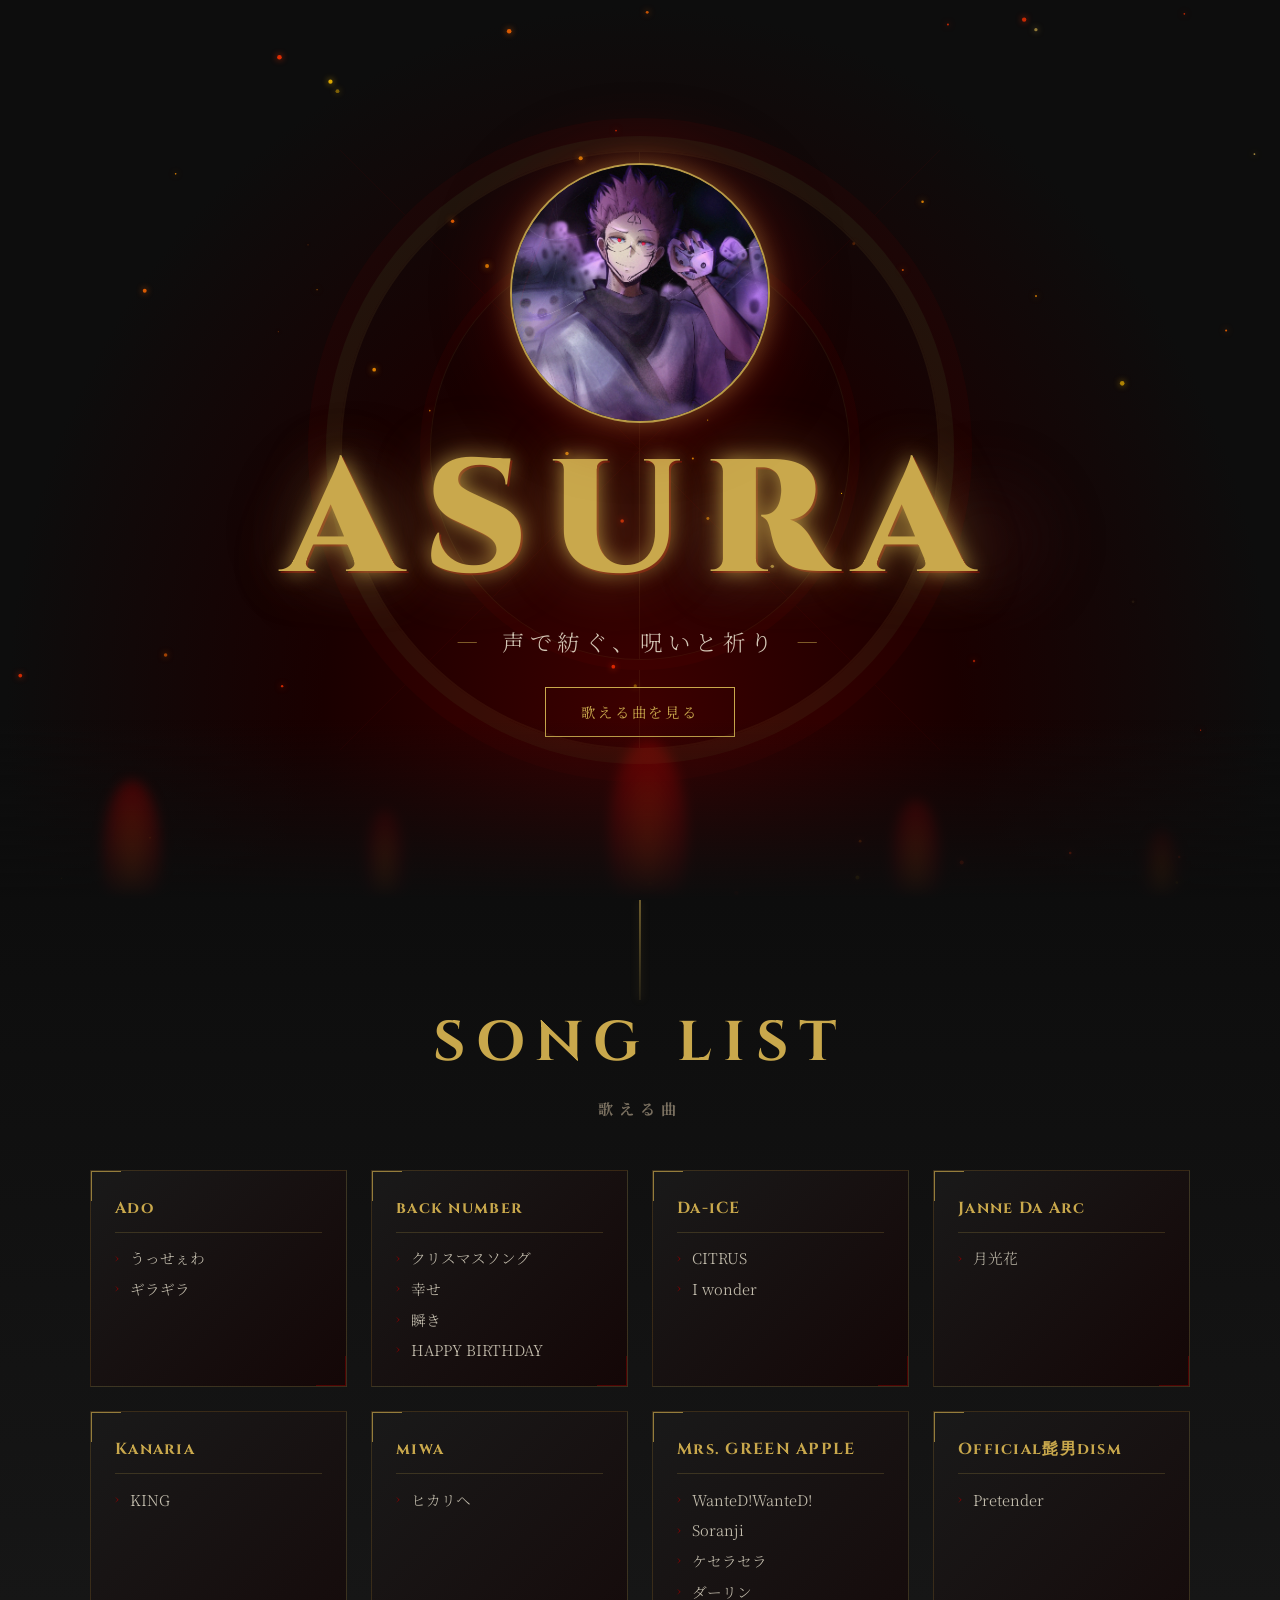
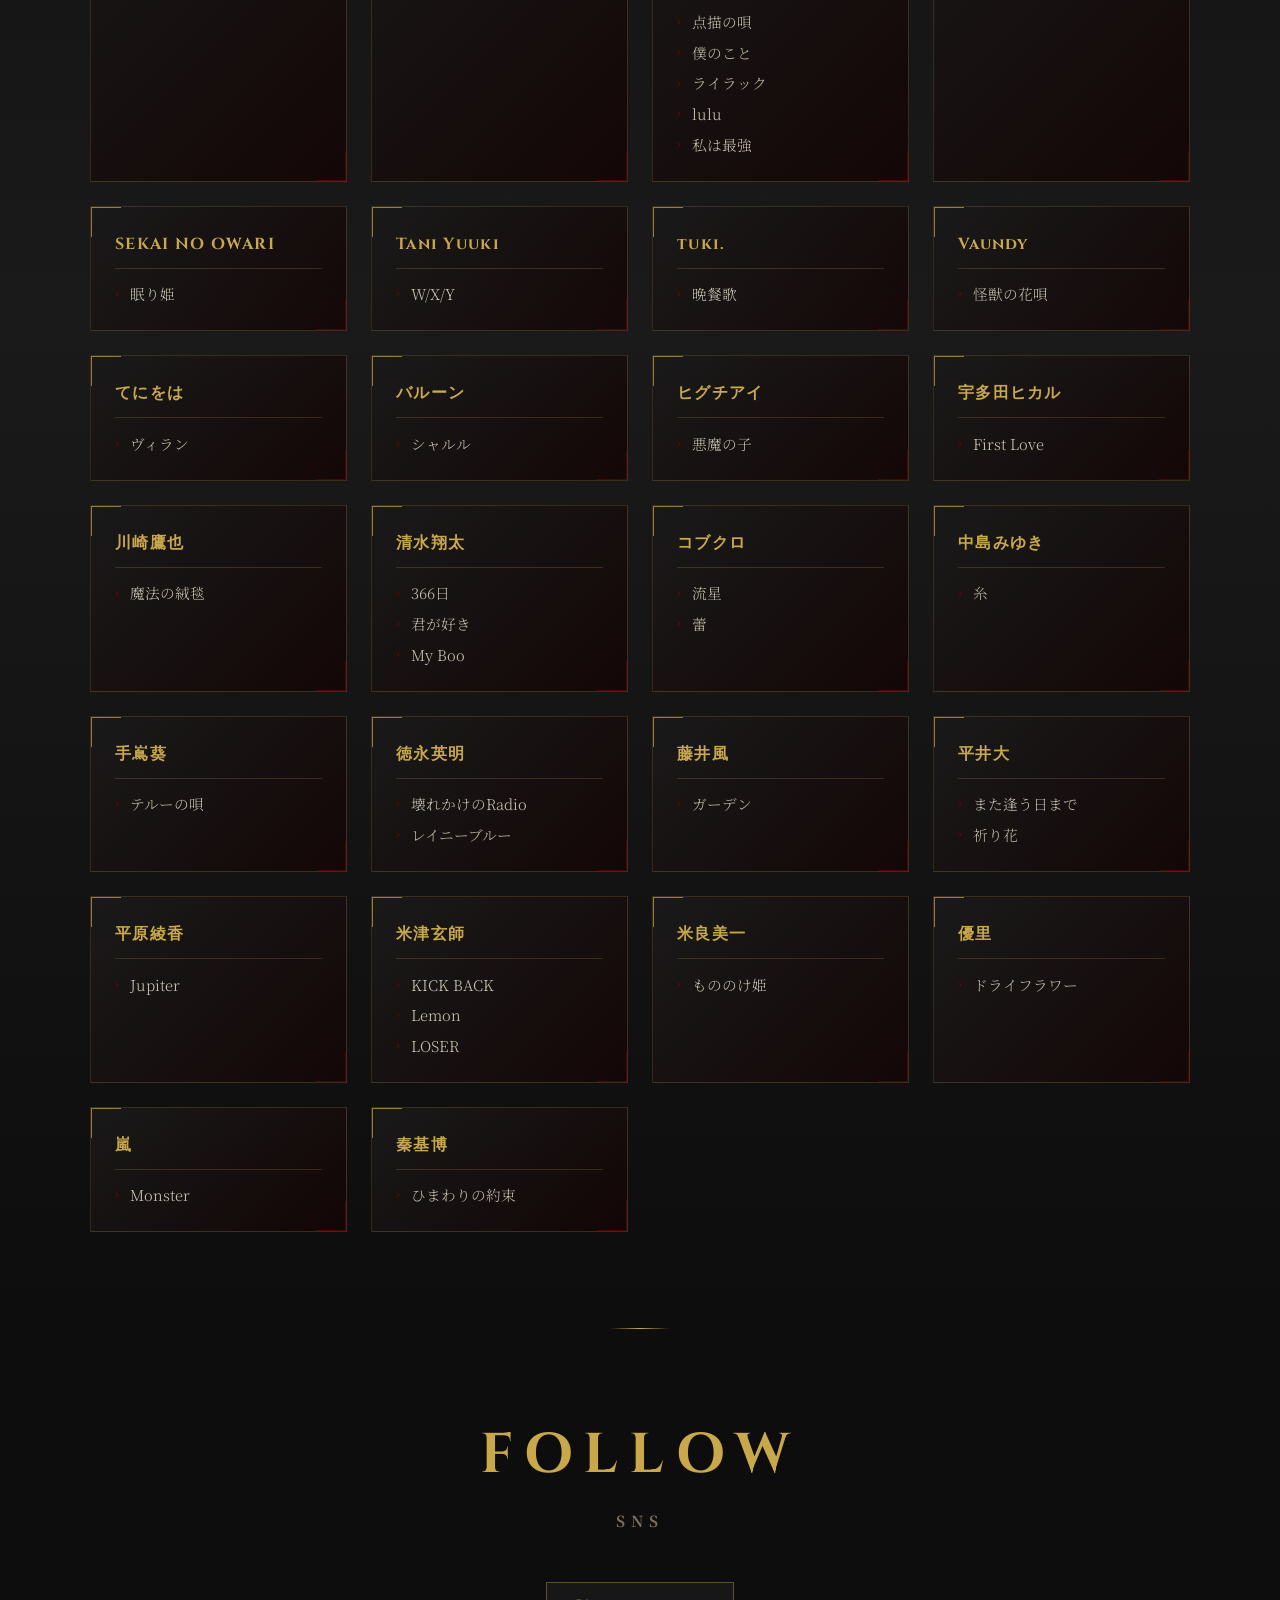
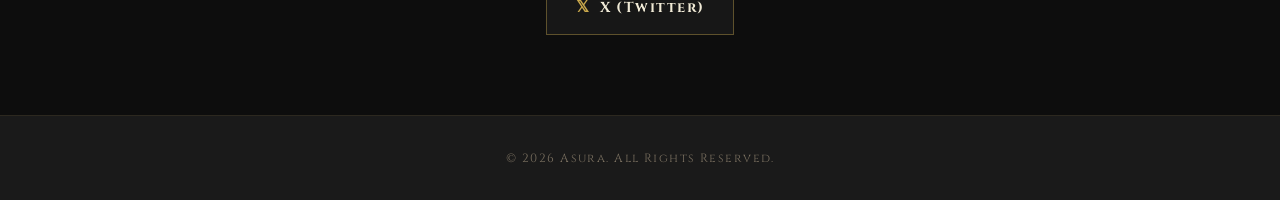
<file: index.html>
<!DOCTYPE html>
<html lang="ja">
<head>
  <meta charset="UTF-8" />
  <meta name="viewport" content="width=device-width, initial-scale=1.0" />
  <title>Asura — 声で紡ぐ、呪いと祈り</title>
  <link rel="preconnect" href="https://fonts.googleapis.com" />
  <link rel="preconnect" href="https://fonts.gstatic.com" crossorigin />
  <link href="https://fonts.googleapis.com/css2?family=Cinzel:wght@400;700;900&family=Noto+Serif+JP:wght@300;400;600;700&family=Playfair+Display:ital,wght@0,400;0,700;1,400&display=swap" rel="stylesheet" />
  <link rel="icon" type="image/jpeg" href="./images/icon.jpg" />
  <link rel="apple-touch-icon" href="./images/icon.jpg" />
  <link rel="stylesheet" href="style.css" />
</head>
<body>

  <!-- ======== HERO ======== -->
  <section class="hero" id="hero">
    <div class="hero__bg">
      <canvas class="ember-canvas" aria-hidden="true"></canvas>
      <div class="flame-container" aria-hidden="true">
        <span class="flame f1"></span>
        <span class="flame f2"></span>
        <span class="flame f3"></span>
        <span class="flame f4"></span>
        <span class="flame f5"></span>
      </div>
      <div class="smoke-container" aria-hidden="true">
        <span class="smoke s1"></span>
        <span class="smoke s2"></span>
        <span class="smoke s3"></span>
      </div>
      <div class="sigil" aria-hidden="true"></div>
    </div>

    <div class="hero__content">
      <div class="hero__image-wrap">
        <img src="./images/icon.jpg" alt="Asura hero icon" class="hero__img" />
      </div>
      <h1 class="hero__title">
        <span class="hero__title-en">ASURA</span>
      </h1>
      <p class="hero__catch">声で紡ぐ、呪いと祈り</p>
      <a href="#songs" class="btn btn--primary">歌える曲を見る</a>
    </div>
  </section>

  <!-- ======== SONGS ======== -->
  <section class="songs" id="songs">
    <div class="container">
      <h2 class="section-title">
        <span class="section-title__en">SONG LIST</span>
        <span class="section-title__ja">歌える曲</span>
      </h2>

      <div class="song-grid" id="songGrid">

        <!-- Ado -->
        <div class="artist-card">
          <h3 class="artist-name">Ado</h3>
          <ul class="song-list">
            <li>うっせぇわ</li>
            <li>ギラギラ</li>
          </ul>
        </div>

        <!-- back number -->
        <div class="artist-card">
          <h3 class="artist-name">back number</h3>
          <ul class="song-list">
            <li>クリスマスソング</li>
            <li>幸せ</li>
            <li>瞬き</li>
            <li>HAPPY BIRTHDAY</li>
          </ul>
        </div>

        <!-- Da-iCE -->
        <div class="artist-card">
          <h3 class="artist-name">Da-iCE</h3>
          <ul class="song-list">
            <li>CITRUS</li>
            <li>I wonder</li>
          </ul>
        </div>

        <!-- Janne Da Arc -->
        <div class="artist-card">
          <h3 class="artist-name">Janne Da Arc</h3>
          <ul class="song-list">
            <li>月光花</li>
          </ul>
        </div>

        <!-- Kanaria -->
        <div class="artist-card">
          <h3 class="artist-name">Kanaria</h3>
          <ul class="song-list">
            <li>KING</li>
          </ul>
        </div>

        <!-- miwa -->
        <div class="artist-card">
          <h3 class="artist-name">miwa</h3>
          <ul class="song-list">
            <li>ヒカリヘ</li>
          </ul>
        </div>

        <!-- Mrs. GREEN APPLE -->
        <div class="artist-card">
          <h3 class="artist-name">Mrs. GREEN APPLE</h3>
          <ul class="song-list">
            <li>WanteD!WanteD!</li>
            <li>Soranji</li>
            <li>ケセラセラ</li>
            <li>ダーリン</li>
            <li>点描の唄</li>
            <li>僕のこと</li>
            <li>ライラック</li>
            <li>lulu</li>
            <li>私は最強</li>
          </ul>
        </div>

        <!-- Official髭男dism -->
        <div class="artist-card">
          <h3 class="artist-name">Official髭男dism</h3>
          <ul class="song-list">
            <li>Pretender</li>
          </ul>
        </div>

        <!-- SEKAI NO OWARI -->
        <div class="artist-card">
          <h3 class="artist-name">SEKAI NO OWARI</h3>
          <ul class="song-list">
            <li>眠り姫</li>
          </ul>
        </div>

        <!-- Tani Yuuki -->
        <div class="artist-card">
          <h3 class="artist-name">Tani Yuuki</h3>
          <ul class="song-list">
            <li>W/X/Y</li>
          </ul>
        </div>

        <!-- tuki. -->
        <div class="artist-card">
          <h3 class="artist-name">tuki.</h3>
          <ul class="song-list">
            <li>晩餐歌</li>
          </ul>
        </div>

        <!-- Vaundy -->
        <div class="artist-card">
          <h3 class="artist-name">Vaundy</h3>
          <ul class="song-list">
            <li>怪獣の花唄</li>
          </ul>
        </div>

        <!-- てにをは -->
        <div class="artist-card">
          <h3 class="artist-name">てにをは</h3>
          <ul class="song-list">
            <li>ヴィラン</li>
          </ul>
        </div>

        <!-- バルーン -->
        <div class="artist-card">
          <h3 class="artist-name">バルーン</h3>
          <ul class="song-list">
            <li>シャルル</li>
          </ul>
        </div>

        <!-- ヒグチアイ -->
        <div class="artist-card">
          <h3 class="artist-name">ヒグチアイ</h3>
          <ul class="song-list">
            <li>悪魔の子</li>
          </ul>
        </div>

        <!-- 宇多田ヒカル -->
        <div class="artist-card">
          <h3 class="artist-name">宇多田ヒカル</h3>
          <ul class="song-list">
            <li>First Love</li>
          </ul>
        </div>

        <!-- 川崎鷹也 -->
        <div class="artist-card">
          <h3 class="artist-name">川崎鷹也</h3>
          <ul class="song-list">
            <li>魔法の絨毯</li>
          </ul>
        </div>

        <!-- 清水翔太 -->
        <div class="artist-card">
          <h3 class="artist-name">清水翔太</h3>
          <ul class="song-list">
            <li>366日</li>
            <li>君が好き</li>
            <li>My Boo</li>
          </ul>
        </div>

        <!-- コブクロ -->
        <div class="artist-card">
          <h3 class="artist-name">コブクロ</h3>
          <ul class="song-list">
            <li>流星</li>
            <li>蕾</li>
          </ul>
        </div>

        <!-- 中島みゆき -->
        <div class="artist-card">
          <h3 class="artist-name">中島みゆき</h3>
          <ul class="song-list">
            <li>糸</li>
          </ul>
        </div>

        <!-- 手嶌葵 -->
        <div class="artist-card">
          <h3 class="artist-name">手嶌葵</h3>
          <ul class="song-list">
            <li>テルーの唄</li>
          </ul>
        </div>

        <!-- 徳永英明 -->
        <div class="artist-card">
          <h3 class="artist-name">徳永英明</h3>
          <ul class="song-list">
            <li>壊れかけのRadio</li>
            <li>レイニーブルー</li>
          </ul>
        </div>

        <!-- 藤井風 -->
        <div class="artist-card">
          <h3 class="artist-name">藤井風</h3>
          <ul class="song-list">
            <li>ガーデン</li>
          </ul>
        </div>

        <!-- 平井大 -->
        <div class="artist-card">
          <h3 class="artist-name">平井大</h3>
          <ul class="song-list">
            <li>また逢う日まで</li>
            <li>祈り花</li>
          </ul>
        </div>

        <!-- 平原綾香 -->
        <div class="artist-card">
          <h3 class="artist-name">平原綾香</h3>
          <ul class="song-list">
            <li>Jupiter</li>
          </ul>
        </div>

        <!-- 米津玄師 -->
        <div class="artist-card">
          <h3 class="artist-name">米津玄師</h3>
          <ul class="song-list">
            <li>KICK BACK</li>
            <li>Lemon</li>
            <li>LOSER</li>
          </ul>
        </div>

        <!-- 米良美一 -->
        <div class="artist-card">
          <h3 class="artist-name">米良美一</h3>
          <ul class="song-list">
            <li>もののけ姫</li>
          </ul>
        </div>

        <!-- 優里 -->
        <div class="artist-card">
          <h3 class="artist-name">優里</h3>
          <ul class="song-list">
            <li>ドライフラワー</li>
          </ul>
        </div>

        <!-- 嵐 -->
        <div class="artist-card">
          <h3 class="artist-name">嵐</h3>
          <ul class="song-list">
            <li>Monster</li>
          </ul>
        </div>

        <!-- 秦基博 -->
        <div class="artist-card">
          <h3 class="artist-name">秦基博</h3>
          <ul class="song-list">
            <li>ひまわりの約束</li>
          </ul>
        </div>

      </div><!-- /song-grid -->
    </div>
  </section>

  <!-- ======== SNS ======== -->
  <section class="sns" id="sns">
    <div class="container">
      <h2 class="section-title">
        <span class="section-title__en">FOLLOW</span>
        <span class="section-title__ja">SNS</span>
      </h2>
      <div class="sns-grid" id="snsGrid">
        <a href="https://x.com/asura_spoon" target="_blank" rel="noopener noreferrer" class="sns-btn sns-btn--x">
          <span class="sns-btn__icon" aria-hidden="true">𝕏</span>
          <span class="sns-btn__label">X (Twitter)</span>
        </a>
        <!-- 追加ボタンはここに -->
      </div>
    </div>
  </section>

  <!-- ======== FOOTER ======== -->
  <footer class="footer">
    <p class="footer__copy">© 2026 Asura. All Rights Reserved.</p>
  </footer>

  <script src="main.js"></script>
</body>
</html>
</file>
<file: style.css>
/* =========================================================
   ASURA — style.css
   Dark × Occult Japanese Modern × Dark Fantasy
   ========================================================= */

/* ---------- Custom Properties ---------- */
:root {
  --black:      #0d0d0d;
  --charcoal:   #1a1a1a;
  --crimson:    #8b0000;
  --crimson-lt: #b00000;
  --gold:       #c9a84c;
  --gold-lt:    #e8c96a;
  --white:      #f0ead6;
  --muted:      #7a7060;

  --font-en:    'Cinzel', 'Playfair Display', serif;
  --font-ja:    'Noto Serif JP', serif;

  --transition: 0.35s cubic-bezier(0.4, 0, 0.2, 1);
}

/* ---------- Reset / Base ---------- */
*, *::before, *::after {
  box-sizing: border-box;
  margin: 0;
  padding: 0;
}

html {
  scroll-behavior: smooth;
  font-size: 16px;
}

body {
  background-color: var(--black);
  color: var(--white);
  font-family: var(--font-ja);
  line-height: 1.7;
  overflow-x: hidden;
}

a {
  color: inherit;
  text-decoration: none;
}

ul {
  list-style: none;
}

img {
  display: block;
  max-width: 100%;
}

/* ---------- Container ---------- */
.container {
  width: min(90%, 1100px);
  margin-inline: auto;
}

/* =========================================================
   HERO SECTION
   ========================================================= */

.hero {
  position: relative;
  min-height: 100svh;
  display: flex;
  align-items: center;
  justify-content: center;
  overflow: hidden;
}

/* — Background layer — */
.hero__bg {
  position: absolute;
  inset: 0;
  background: radial-gradient(ellipse at 50% 80%, #3d0000 0%, #1a0000 35%, var(--black) 70%);
  z-index: 0;
}

/* ---- Sigil (呪術幾何学模様) ---- */
.sigil {
  position: absolute;
  top: 50%;
  left: 50%;
  transform: translate(-50%, -50%);
  width: min(600px, 90vw);
  aspect-ratio: 1;
  opacity: 0.08;
  animation: sigilRotate 60s linear infinite;
}

.sigil::before,
.sigil::after {
  content: '';
  position: absolute;
  inset: 0;
  border-radius: 50%;
}

/* Outer ring */
.sigil::before {
  border: 2px solid var(--gold);
  box-shadow:
    0 0 0 12px transparent,
    0 0 0 14px var(--gold),
    0 0 0 30px transparent,
    0 0 0 32px var(--crimson);
}

/* Inner geometric — triangle via clip-path pseudo element not supported, use outline trick */
.sigil::after {
  inset: 15%;
  border: 1px solid var(--gold);
  transform: rotate(30deg);
  box-shadow: 0 0 0 8px transparent, 0 0 0 10px var(--crimson);
}

/* Extra CSS-only hexagram lines via box-shadow */
.sigil {
  background:
    /* horizontal bar */
    linear-gradient(0deg, transparent calc(50% - 0.5px), var(--gold) calc(50% - 0.5px), var(--gold) calc(50% + 0.5px), transparent calc(50% + 0.5px)),
    /* vertical bar */
    linear-gradient(90deg, transparent calc(50% - 0.5px), var(--gold) calc(50% - 0.5px), var(--gold) calc(50% + 0.5px), transparent calc(50% + 0.5px)),
    /* diagonal 1 */
    linear-gradient(45deg, transparent calc(50% - 0.5px), var(--crimson) calc(50% - 0.5px), var(--crimson) calc(50% + 0.5px), transparent calc(50% + 0.5px)),
    /* diagonal 2 */
    linear-gradient(135deg, transparent calc(50% - 0.5px), var(--crimson) calc(50% - 0.5px), var(--crimson) calc(50% + 0.5px), transparent calc(50% + 0.5px));
}

@keyframes sigilRotate {
  to { transform: translate(-50%, -50%) rotate(360deg); }
}

/* ---- Flames ---- */
.flame-container {
  position: absolute;
  bottom: 0;
  left: 0;
  right: 0;
  height: 40%;
  display: flex;
  align-items: flex-end;
  justify-content: space-around;
  pointer-events: none;
}

.flame {
  display: block;
  border-radius: 50% 50% 20% 20% / 60% 60% 40% 40%;
  filter: blur(6px);
  animation: flameRise var(--dur, 2.5s) ease-in-out infinite alternate;
  transform-origin: bottom center;
}

.f1 { width: 60px;  height: 120px; background: radial-gradient(ellipse at 50% 80%, #ff4500, #8b0000 60%, transparent); --dur: 2.1s; opacity: 0.7; }
.f2 { width: 40px;  height: 90px;  background: radial-gradient(ellipse at 50% 80%, #ff6200, #6b0000 60%, transparent); --dur: 2.8s; opacity: 0.55; }
.f3 { width: 80px;  height: 160px; background: radial-gradient(ellipse at 50% 80%, #ff3000, #900000 60%, transparent); --dur: 2.3s; opacity: 0.65; }
.f4 { width: 50px;  height: 100px; background: radial-gradient(ellipse at 50% 80%, #ff5500, #7a0000 60%, transparent); --dur: 3.0s; opacity: 0.6;  }
.f5 { width: 35px;  height: 70px;  background: radial-gradient(ellipse at 50% 80%, #ff7700, #5a0000 60%, transparent); --dur: 1.9s; opacity: 0.5;  }

@keyframes flameRise {
  0%   { transform: scaleY(1)   scaleX(1)   translateY(0); }
  40%  { transform: scaleY(1.15) scaleX(0.92) translateY(-8px); }
  100% { transform: scaleY(0.85) scaleX(1.08) translateY(4px); }
}

/* ---- Smoke ---- */
.smoke-container {
  position: absolute;
  bottom: 30%;
  left: 0;
  right: 0;
  height: 40%;
  pointer-events: none;
  overflow: hidden;
}

.smoke {
  position: absolute;
  bottom: 0;
  border-radius: 50%;
  background: radial-gradient(circle, rgba(40,15,15,0.6) 0%, transparent 70%);
  animation: smokeRise var(--sdur, 6s) ease-out infinite;
  filter: blur(20px);
}

.s1 { width: 200px; height: 200px; left: 20%; --sdur: 5s;  animation-delay: 0s; }
.s2 { width: 150px; height: 150px; left: 50%; --sdur: 7s;  animation-delay: 1.5s; }
.s3 { width: 180px; height: 180px; left: 70%; --sdur: 6.5s; animation-delay: 3s; }

@keyframes smokeRise {
  0%   { transform: translateY(0) scale(0.5); opacity: 0; }
  20%  { opacity: 0.6; }
  100% { transform: translateY(-300px) scale(2); opacity: 0; }
}

/* ---- Ember canvas ---- */
.ember-canvas {
  position: absolute;
  inset: 0;
  width: 100%;
  height: 100%;
  pointer-events: none;
  z-index: 0;
}

/* ---- Hero entrance animations ---- */
@keyframes heroFadeUp {
  from { opacity: 0; transform: translateY(28px); }
  to   { opacity: 1; transform: translateY(0); }
}

.hero__image-wrap {
  animation: heroFadeUp 1s cubic-bezier(0.22, 1, 0.36, 1) 0.2s both;
}

.hero__title-en {
  animation: heroFadeUp 1s cubic-bezier(0.22, 1, 0.36, 1) 0.5s both;
}

.hero__catch {
  animation: heroFadeUp 1s cubic-bezier(0.22, 1, 0.36, 1) 0.8s both;
}

.btn--primary {
  animation: heroFadeUp 1s cubic-bezier(0.22, 1, 0.36, 1) 1.05s both;
}

/* ---- Hero bottom fade to songs ---- */
.hero::after {
  content: '';
  position: absolute;
  bottom: 0;
  left: 0;
  right: 0;
  height: 180px;
  background: linear-gradient(to bottom, transparent, var(--black));
  z-index: 1;
  pointer-events: none;
}

/* — Content layer — */
.hero__content {
  position: relative;
  z-index: 1;
  text-align: center;
  padding: 4rem 1.5rem;
  display: flex;
  flex-direction: column;
  align-items: center;
  gap: 1.2rem;
}

/* ---- Hero image placeholder ---- */
.hero__image-wrap {
  width: min(260px, 58vw);
  aspect-ratio: 1;
  border-radius: 50%;
  overflow: hidden;
  border: 2px solid rgba(201, 168, 76, 0.9);
  box-shadow:
    0 0 24px rgba(201, 168, 76, 0.45),
    0 0 70px rgba(139, 0, 0, 0.55),
    inset 0 0 28px rgba(0, 0, 0, 0.55);
  background: var(--charcoal);
  display: flex;
  align-items: center;
  justify-content: center;
}


.hero__image-wrap::after {
  content: '';
  position: absolute;
  inset: -8px;
  border-radius: 50%;
  border: 1px solid rgba(176, 0, 0, 0.55);
  box-shadow: 0 0 30px rgba(132, 35, 255, 0.28);
  pointer-events: none;
}

.hero__img {
  width: 100%;
  height: 100%;
  object-fit: cover;
  object-position: center center;
  opacity: 0.96;
}

/* ---- Title ---- */
.hero__title {
  display: flex;
  flex-direction: column;
  align-items: center;
  gap: 0.2rem;
  line-height: 1;
}

.hero__title-en {
  font-family: var(--font-en);
  font-size: clamp(4rem, 14vw, 10rem);
  font-weight: 900;
  letter-spacing: 0.15em;
  color: var(--gold);
  text-shadow:
    0 0 20px rgba(201, 168, 76, 0.8),
    0 0 60px rgba(201, 168, 76, 0.4),
    2px 2px 0 rgba(139, 0, 0, 0.6);
  animation: titleGlow 3s ease-in-out infinite alternate;
}

.hero__title-ja {
  font-family: var(--font-ja);
  font-size: clamp(1rem, 3vw, 1.6rem);
  font-weight: 300;
  letter-spacing: 0.5em;
  color: var(--muted);
}

@keyframes titleGlow {
  from { text-shadow: 0 0 20px rgba(201,168,76,0.8), 0 0 60px rgba(201,168,76,0.4), 2px 2px 0 rgba(139,0,0,0.6); }
  to   { text-shadow: 0 0 30px rgba(201,168,76,1),   0 0 80px rgba(201,168,76,0.6), 2px 2px 0 rgba(139,0,0,0.8); }
}

/* ---- Catch copy ---- */
.hero__catch {
  font-family: var(--font-ja);
  font-size: clamp(1rem, 3.5vw, 1.4rem);
  font-weight: 300;
  letter-spacing: 0.25em;
  color: rgba(240, 234, 214, 0.85);
  position: relative;
}

.hero__catch::before,
.hero__catch::after {
  content: '—';
  margin-inline: 0.8em;
  color: var(--gold);
  opacity: 0.6;
}

/* ---- CTA Button ---- */
.btn {
  display: inline-block;
  font-family: var(--font-ja);
  font-size: 0.9rem;
  letter-spacing: 0.2em;
  padding: 0.8em 2.4em;
  border: 1px solid currentColor;
  transition: var(--transition);
  cursor: pointer;
  margin-top: 0.5rem;
}

.btn--primary {
  color: var(--gold);
  border-color: var(--gold);
  background: transparent;
  position: relative;
  overflow: hidden;
}

.btn--primary::before {
  content: '';
  position: absolute;
  inset: 0;
  background: var(--gold);
  transform: scaleX(0);
  transform-origin: left;
  transition: transform var(--transition);
  z-index: -1;
}

.btn--primary:hover {
  color: var(--black);
}

.btn--primary:hover::before {
  transform: scaleX(1);
}

/* =========================================================
   SECTION TITLES
   ========================================================= */

.section-title {
  text-align: center;
  margin-bottom: 3rem;
  display: flex;
  flex-direction: column;
  align-items: center;
  gap: 0.3rem;
}

.section-title__en {
  font-family: var(--font-en);
  font-size: clamp(2rem, 6vw, 3.5rem);
  font-weight: 700;
  color: var(--gold);
  letter-spacing: 0.2em;
}

.section-title__ja {
  font-family: var(--font-ja);
  font-size: clamp(0.75rem, 2vw, 0.95rem);
  letter-spacing: 0.4em;
  color: var(--muted);
}

/* =========================================================
   SONGS SECTION
   ========================================================= */

.songs {
  padding: 6rem 0;
  background: linear-gradient(180deg, var(--black) 0%, var(--charcoal) 50%, var(--black) 100%);
  position: relative;
}

/* Top divider */
.songs::before {
  content: '';
  display: block;
  position: absolute;
  top: 0;
  left: 50%;
  transform: translateX(-50%);
  width: 1px;
  height: 100px;
  background: linear-gradient(to bottom, var(--gold), rgba(201,168,76,0.2));
  box-shadow: 0 0 8px rgba(201,168,76,0.4);
}

/* ---- Grid ---- */
.song-grid {
  display: grid;
  grid-template-columns: repeat(auto-fill, minmax(240px, 1fr));
  gap: 1.5rem;
}

/* ---- Artist Card ---- */
.artist-card {
  background: linear-gradient(135deg, rgba(26,26,26,0.9) 0%, rgba(20,5,5,0.9) 100%);
  border: 1px solid rgba(201, 168, 76, 0.2);
  padding: 1.5rem;
  position: relative;
  transition: var(--transition);
  overflow: hidden;
}

/* corner accent */
.artist-card::before {
  content: '';
  position: absolute;
  top: 0;
  left: 0;
  width: 30px;
  height: 30px;
  border-top: 1px solid var(--gold);
  border-left: 1px solid var(--gold);
  opacity: 0.7;
  transition: var(--transition);
}

.artist-card::after {
  content: '';
  position: absolute;
  bottom: 0;
  right: 0;
  width: 30px;
  height: 30px;
  border-bottom: 1px solid var(--crimson);
  border-right: 1px solid var(--crimson);
  opacity: 0.5;
  transition: var(--transition);
}

.artist-card:hover {
  border-color: rgba(201, 168, 76, 0.5);
  box-shadow: 0 0 30px rgba(139, 0, 0, 0.3), 0 0 10px rgba(201, 168, 76, 0.1);
  transform: translateY(-3px);
}

.artist-card:hover::before {
  width: 50px;
  height: 50px;
  opacity: 1;
}

.artist-card:hover::after {
  width: 50px;
  height: 50px;
  opacity: 0.8;
}

/* ---- Artist Name ---- */
.artist-name {
  font-family: var(--font-en);
  font-size: clamp(0.85rem, 2.2vw, 1rem);
  font-weight: 700;
  letter-spacing: 0.08em;
  color: var(--gold);
  margin-bottom: 0.8rem;
  padding-bottom: 0.6rem;
  border-bottom: 1px solid rgba(201, 168, 76, 0.2);
}

/* ---- Song List ---- */
.song-list {
  display: flex;
  flex-direction: column;
  gap: 0.35rem;
}

.song-list li {
  font-family: var(--font-ja);
  font-size: clamp(0.82rem, 2vw, 0.92rem);
  font-weight: 300;
  color: rgba(240, 234, 214, 0.8);
  padding-left: 1em;
  position: relative;
  transition: color var(--transition);
}

.song-list li::before {
  content: '›';
  position: absolute;
  left: 0;
  color: var(--crimson);
  font-size: 0.8em;
  top: 0.1em;
}

.song-list li:hover {
  color: var(--white);
}

/* =========================================================
   SNS SECTION
   ========================================================= */

.sns {
  padding: 5rem 0;
  background: var(--black);
  position: relative;
}

.sns::before {
  content: '';
  display: block;
  position: absolute;
  top: 0;
  left: 50%;
  transform: translateX(-50%);
  width: 60px;
  height: 1px;
  background: linear-gradient(to right, transparent, var(--gold), transparent);
}

/* Grid: allows easy addition of new buttons */
.sns-grid {
  display: flex;
  flex-wrap: wrap;
  gap: 1rem;
  justify-content: center;
  align-items: center;
}

/* Base SNS button */
.sns-btn {
  display: inline-flex;
  align-items: center;
  gap: 0.6rem;
  padding: 0.9em 2em;
  font-family: var(--font-en);
  font-size: 0.9rem;
  font-weight: 700;
  letter-spacing: 0.1em;
  border: 1px solid rgba(201, 168, 76, 0.4);
  background: rgba(26, 26, 26, 0.8);
  color: var(--white);
  transition: var(--transition);
  position: relative;
  overflow: hidden;
}

.sns-btn::before {
  content: '';
  position: absolute;
  inset: 0;
  background: linear-gradient(135deg, var(--crimson), #5a0000);
  transform: scaleX(0);
  transform-origin: left;
  transition: transform var(--transition);
  z-index: 0;
}

.sns-btn > * {
  position: relative;
  z-index: 1;
}

.sns-btn:hover {
  border-color: var(--crimson);
  color: var(--white);
  box-shadow: 0 0 20px rgba(139, 0, 0, 0.5);
}

.sns-btn:hover::before {
  transform: scaleX(1);
}

.sns-btn__icon {
  font-size: 1.1em;
  line-height: 1;
}

/* X-specific styling */
.sns-btn--x .sns-btn__icon {
  font-family: var(--font-en);
  font-weight: 900;
  color: var(--gold);
}

/* =========================================================
   FOOTER
   ========================================================= */

.footer {
  background: var(--charcoal);
  border-top: 1px solid rgba(201, 168, 76, 0.1);
  padding: 2rem 1.5rem;
  text-align: center;
}

.footer__copy {
  font-family: var(--font-en);
  font-size: 0.75rem;
  letter-spacing: 0.12em;
  color: var(--muted);
}

/* =========================================================
   SCROLL REVEAL (JS adds .is-visible)
   ========================================================= */

.reveal {
  opacity: 0;
  transform: translateY(30px);
  transition: opacity 0.7s ease, transform 0.7s ease;
}

.reveal.is-visible {
  opacity: 1;
  transform: translateY(0);
}

/* =========================================================
   RESPONSIVE
   ========================================================= */

/* Mobile first — most rules already are.
   Adjust some things for larger screens. */

@media (max-width: 480px) {
  .song-grid {
    grid-template-columns: 1fr;
  }

  .hero__title-en {
    font-size: clamp(3.5rem, 20vw, 5rem);
  }

  .hero__image-wrap {
    width: 180px;
  }

  .hero__catch::before,
  .hero__catch::after {
    display: none;
  }
}

@media (min-width: 769px) {
  .song-grid {
    grid-template-columns: repeat(auto-fill, minmax(260px, 1fr));
  }
}

@media (min-width: 1200px) {
  .song-grid {
    grid-template-columns: repeat(4, 1fr);
  }
}

/* =========================================================
   SCROLLBAR
   ========================================================= */

::-webkit-scrollbar {
  width: 6px;
}

::-webkit-scrollbar-track {
  background: var(--black);
}

::-webkit-scrollbar-thumb {
  background: var(--crimson);
  border-radius: 3px;
}

::-webkit-scrollbar-thumb:hover {
  background: var(--gold);
}
</file>
